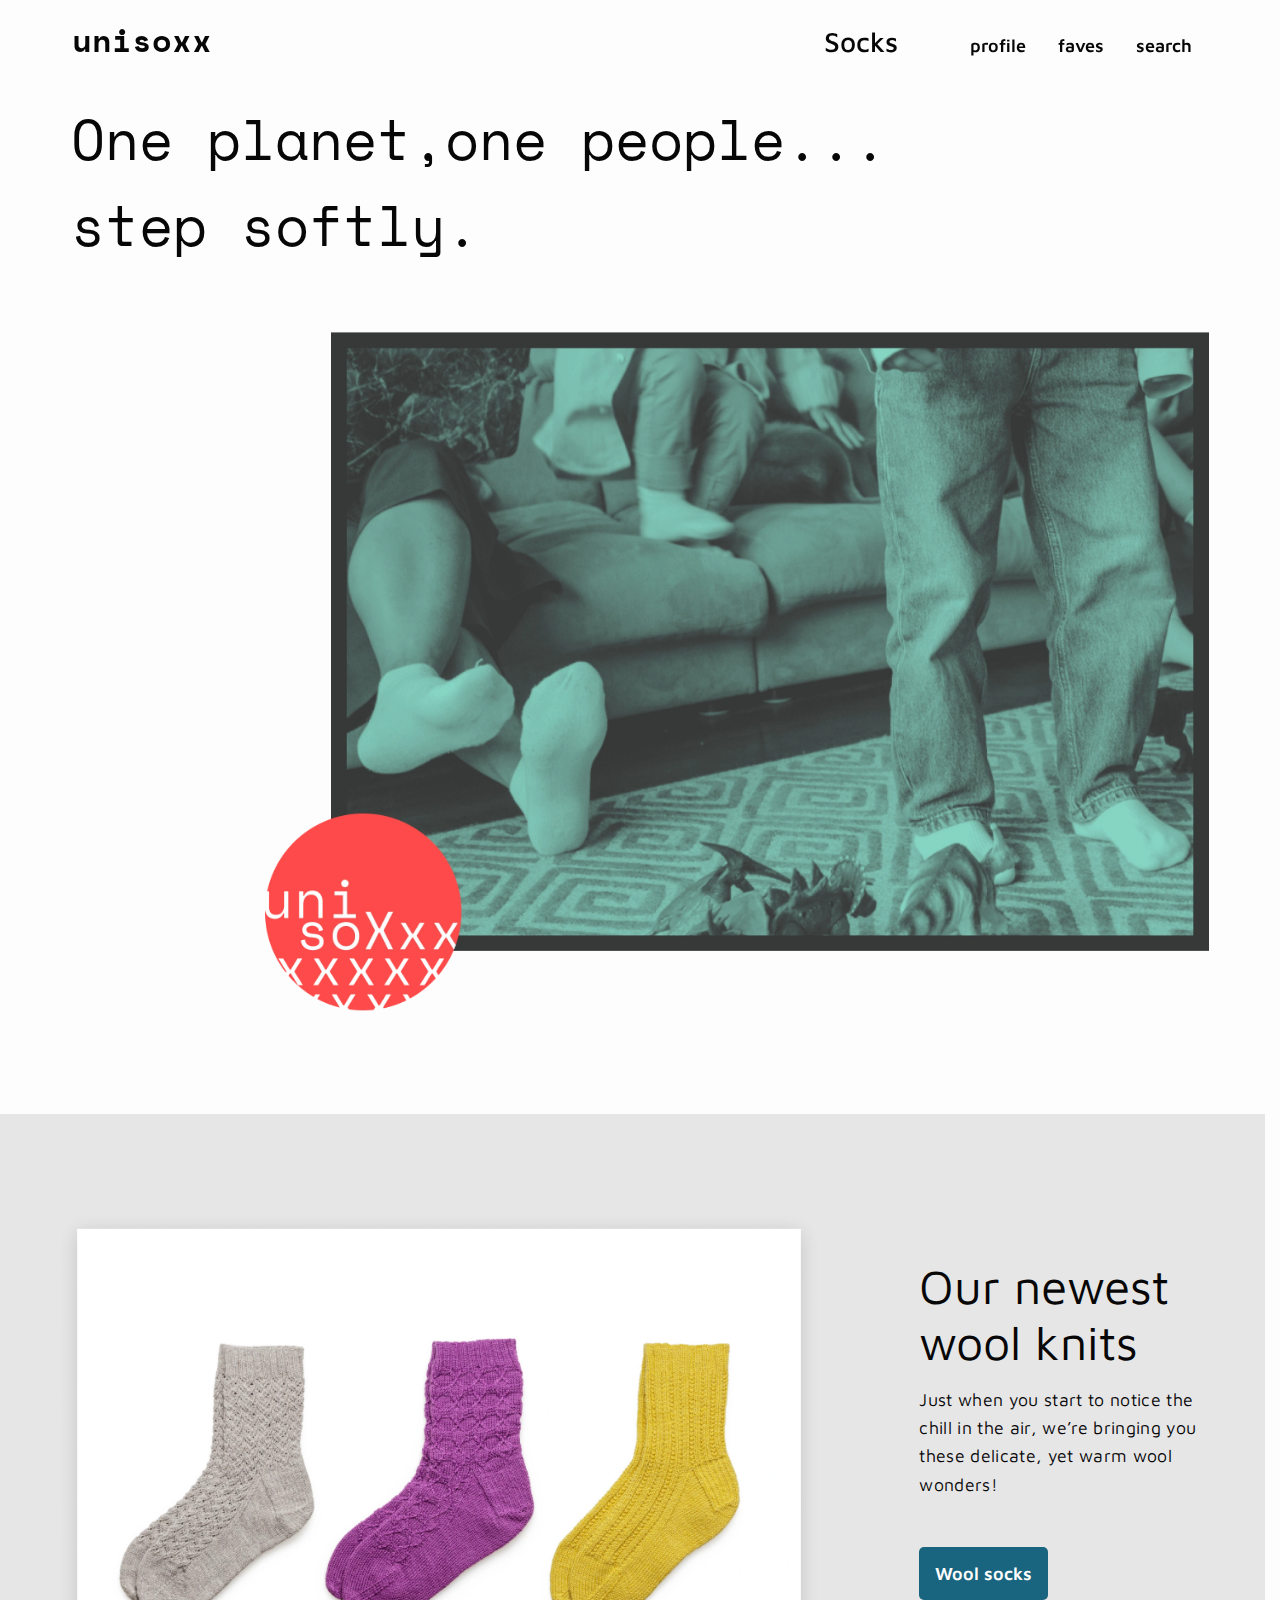
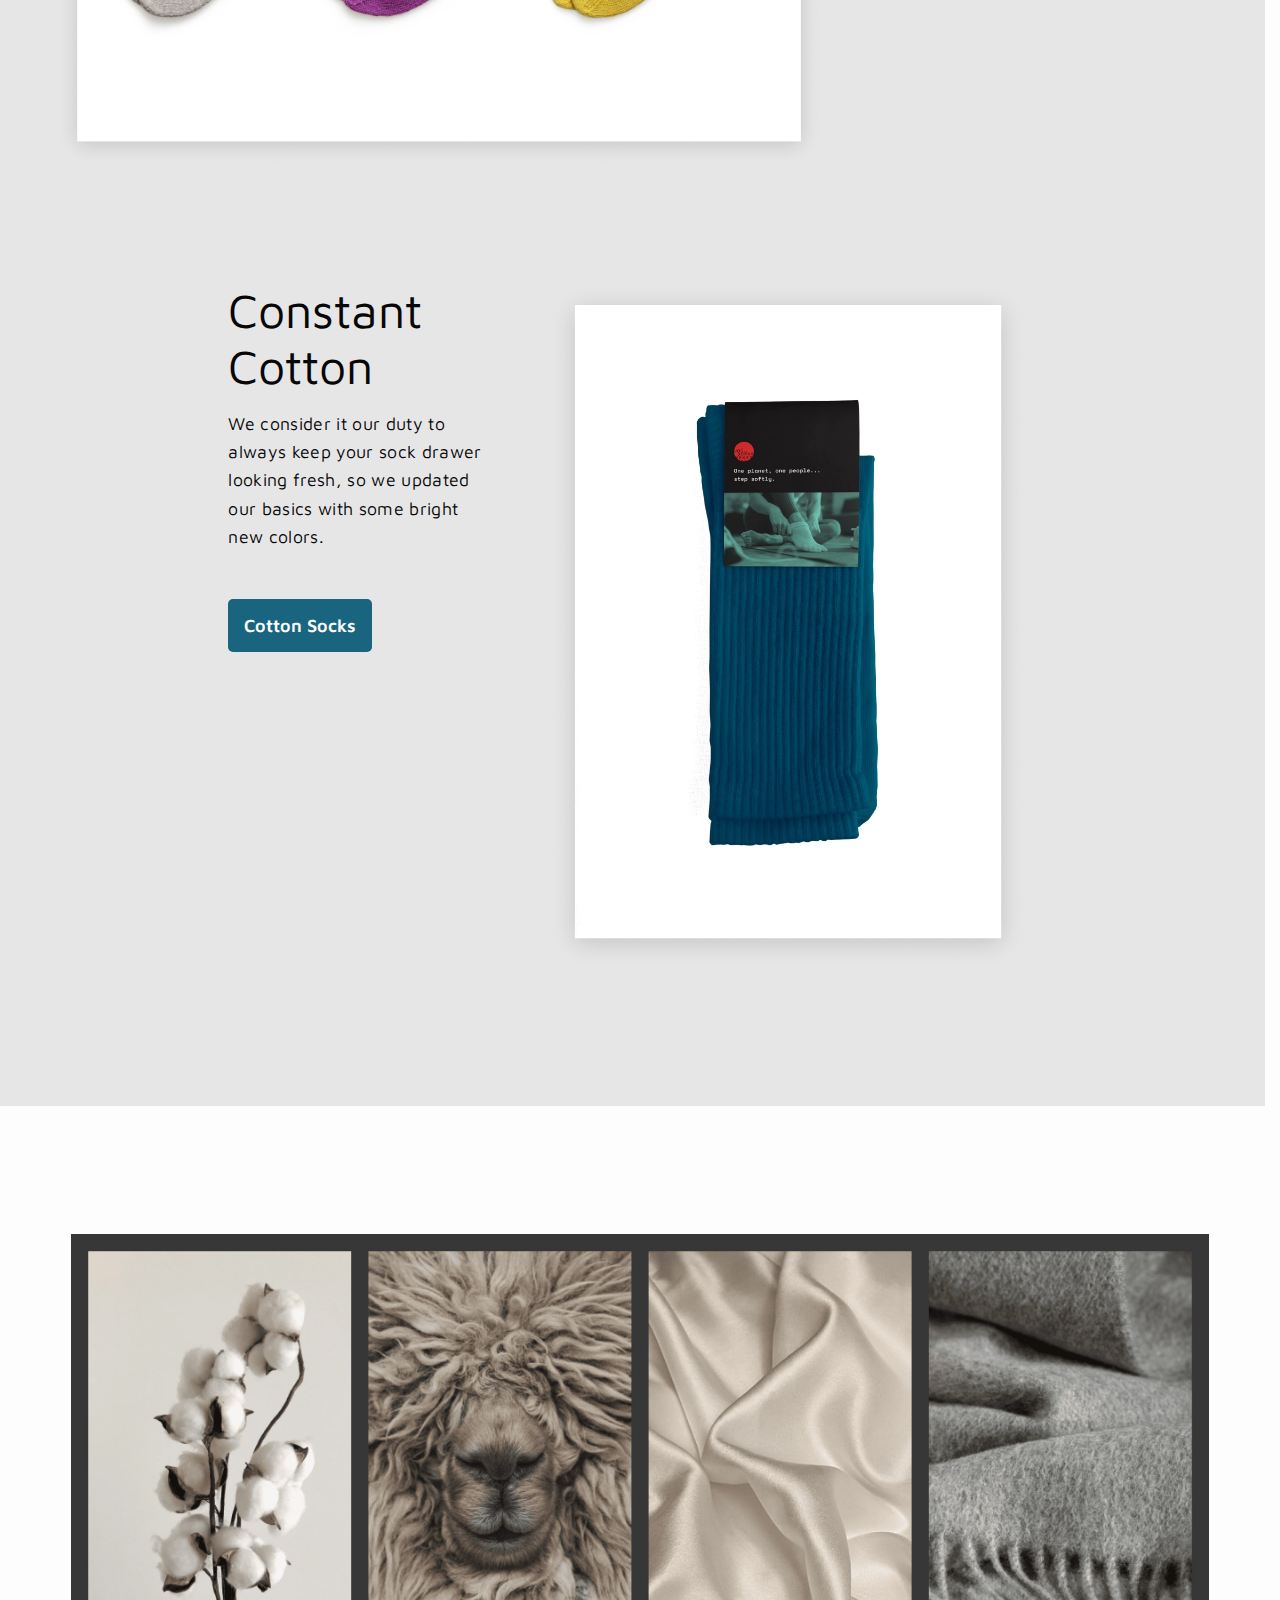
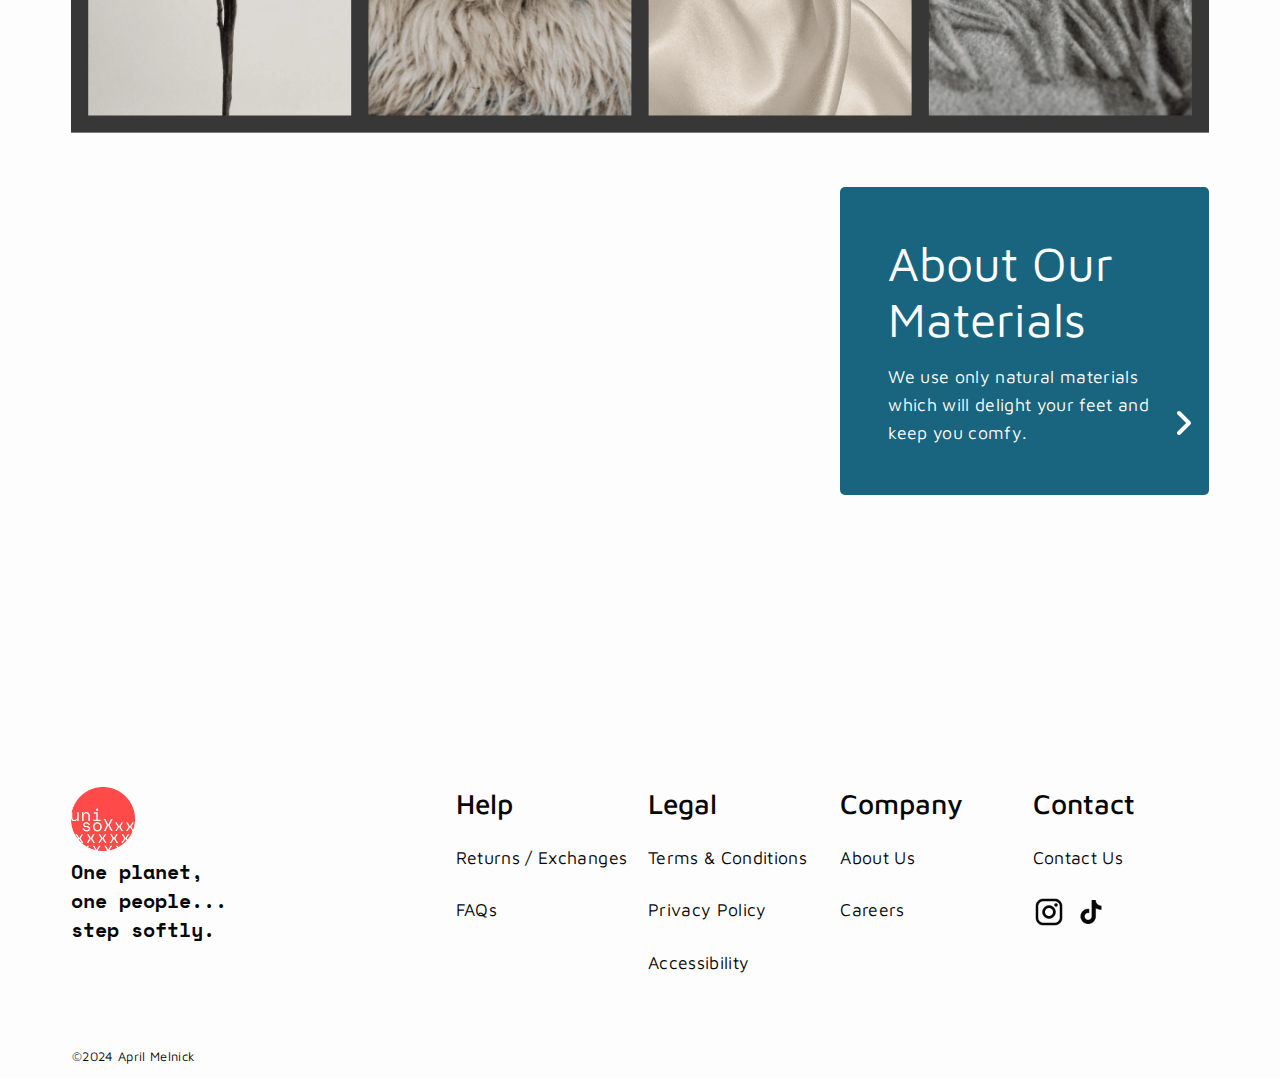
<file: index.html>
<!DOCTYPE html>
<html lang="en">
<head>
     <!-- Google Tag Manager -->
<script>(function(w,d,s,l,i){w[l]=w[l]||[];w[l].push({'gtm.start':
new Date().getTime(),event:'gtm.js'});var f=d.getElementsByTagName(s)[0],
j=d.createElement(s),dl=l!='dataLayer'?'&l='+l:'';j.async=true;j.src=
'https://www.googletagmanager.com/gtm.js?id='+i+dl;f.parentNode.insertBefore(j,f);
})(window,document,'script','dataLayer','GTM-N2DRMVVM');</script>
    <meta charset="UTF-8" />
    <meta http-equiv="X-UA-Compatible" content="IE=edge" />
    <meta name="viewport" content="width=device-width, initial-scale=1.0"/>
    <title>Unisoxx</title>
    <link rel="icon" type="image/x-icon" href="assets/UnisoxxLogoFavicon.png">
    <link rel="preconnect" href="https://fonts.googleapis.com">
    <link rel="preconnect" href="https://fonts.gstatic.com" crossorigin>
    <link href="https://fonts.googleapis.com/css2?family=Maven+Pro:wght@400;500;600&family=Space+Mono:wght@400;700&display=swap" rel="stylesheet">
    <link rel="stylesheet" type="text/css" href="style.css"/>
</head>
<body>
         <!-- Google Tag Manager (noscript) -->
<noscript><iframe src="https://www.googletagmanager.com/ns.html?id=GTM-N2DRMVVM"
height="0" width="0" style="display:none;visibility:hidden"></iframe></noscript>
<!-- End Google Tag Manager (noscript) -->
    <div class="main">
        <nav class="nav">
            <div class="container">
                <ul>
                    <li class="a" style="padding-bottom:1rem"><a class="two" href="index.html">unisoxx</li>
                    <li class="b" style="float:right"><label>search</label></li>
                    <li class="b" style="float:right"><label>faves</label></li>
                    <li class="b" style="float:right"><label>profile</label></li>
                    <li class="a" style="float:right; padding-right: 4rem;" ><a class="three" href="#">Socks</a></li>
                </ul>
            </div>
        </nav>
        <div class="container">
            <section class="hero">
                <div class="box">
                    <h1>One planet,one people... 
                    <br>    
                    step softly.</h1>
                </div>
                <div class="box">
                    <img src="assets/Hero with Logo.webp" style="width: 59rem; height: 42.5rem;" alt="Two-toned green photo of family sitting, jumping on and standing near couch wearing white socks. Their heads are not visible. There is a bright orangeish red Unisoxx circular logo in the bottom left with a cut out X pattern covering half the circle.">
                </div>
            </section>  
            <section class="featured_socks">
                <section class="single_row_photo">
                    <div class="wool_sock"><img src="assets/Wool socks.webp" style="width: 48rem;" ></div>
                    <div style="padding-top: 9rem; width: 19.25rem;" lt="Three pairs of knit-patterned wool socks in the colors grey, magenta and yellow laying flat on a white background.">
                        <h2 style="padding-bottom: 1rem;">Our newest wool knits</h2>
                        <p>Just when you start to notice the chill in the air, we’re bringing you these delicate, yet warm wool wonders!</p> 
                        <a href="wool-socks.html" class="button_secondary_cta" style="color: #fdfdfd;">Wool socks</a>
                    </div>
                </section>
                <section class="single_row_text">
                    <div>
                        <div>
                        <h2 style="padding-bottom: 1rem;">Constant Cotton</h2>
                        <p>We consider it our duty to always keep your sock drawer looking fresh, so we updated our basics with some bright new colors. </p> 
                        <a href="cotton-socks.html" target="_blank" class="button_secondary_cta" style=" color:#FDFDFD;">Cotton Socks</a>
                        </div>
                    </div>
                    <div>
                        <img src="assets/Cotton sock.webp" alt="A pair of thick, dark blue, cotton socks folded with a paper band with brand label wrapped around them." style="width: 30rem; height: 43rem;">
                    </div>
                </section>
            </section>
            <section class="materials">
                <section class="layout_materials">
                    <div class="span12"><img src="assets/Four materials.webp" style="width: 100%;"></div>
                        <div class="span4">
                            <div class="about_materials">
                                <div>
                                    <h2 style="color: #FDFDFD; padding-bottom: 1rem;">About Our Materials</h2>
                                    <div class="flexbox" style="align-items: end;">
                                        <p style="color: #FDFDFD; width: 17rem;">We use only natural materials which will delight your feet and keep you comfy.</p>
                                        <svg width="3rem" height="3rem" viewBox="0 0 24 24" fill="none" xmlns="http://www.w3.org/2000/svg">
                                        <path fill-rule="evenodd" clip-rule="evenodd" d="M8.79289 6.29289C9.18342 5.90237 9.81658 5.90237 10.2071 6.29289L15.2071 11.2929C15.5976 11.6834 15.5976 12.3166 15.2071 12.7071L10.2071 17.7071C9.81658 18.0976 9.18342 18.0976 8.79289 17.7071C8.40237 17.3166 8.40237 16.6834 8.79289 16.2929L13.0858 12L8.79289 7.70711C8.40237 7.31658 8.40237 6.68342 8.79289 6.29289Z" fill="#fdfdfd"/>
                                    </svg>
                                </div> 
                            </div>
                        </div>
                    </div>
                </section>
            </section> 
            <footer>
                <section class="layout_footer">
                    <div>
                        <img src="assets/small logo.png" style="width: 4rem; height: 4rem;"alt="A bright orangeish red Unisoxx circular logo in the bottom left with a cut out X pattern covering half the circle.">
                        <h4>One planet,<br>one people...
                        <br>step softly.</h4>
                    </div>
                    <div></div>
                    <div><h3>Help</h3><br><p>Returns / Exchanges</p><br><p>FAQs</p><br></div>
                    <div><h3>Legal</h3><br><p>Terms & Conditions</p><br><p>Privacy Policy</p><br><p>Accessibility</p></div>
                    <div><h3>Company</h3><br><p>About Us</p><br><p>Careers</p></div>
                    <div><h3>Contact</h3><br><a class="one" href="contact.html" target="_blank">Contact Us</a><br><br>
                        <a href="#"><img src="assets/mdi_instagram.png" style="width:2rem;height: 2rem;width: 2rem;" alt="a black instagram logo"></a>
                        <a href="#"><img src="assets/ic_baseline-tiktok.png" style="width: 2rem; height: 2rem;" alt="a black TikTok logo"></div>
                </section>
            </footer>
        </div>
    </div>
</body>
</file>
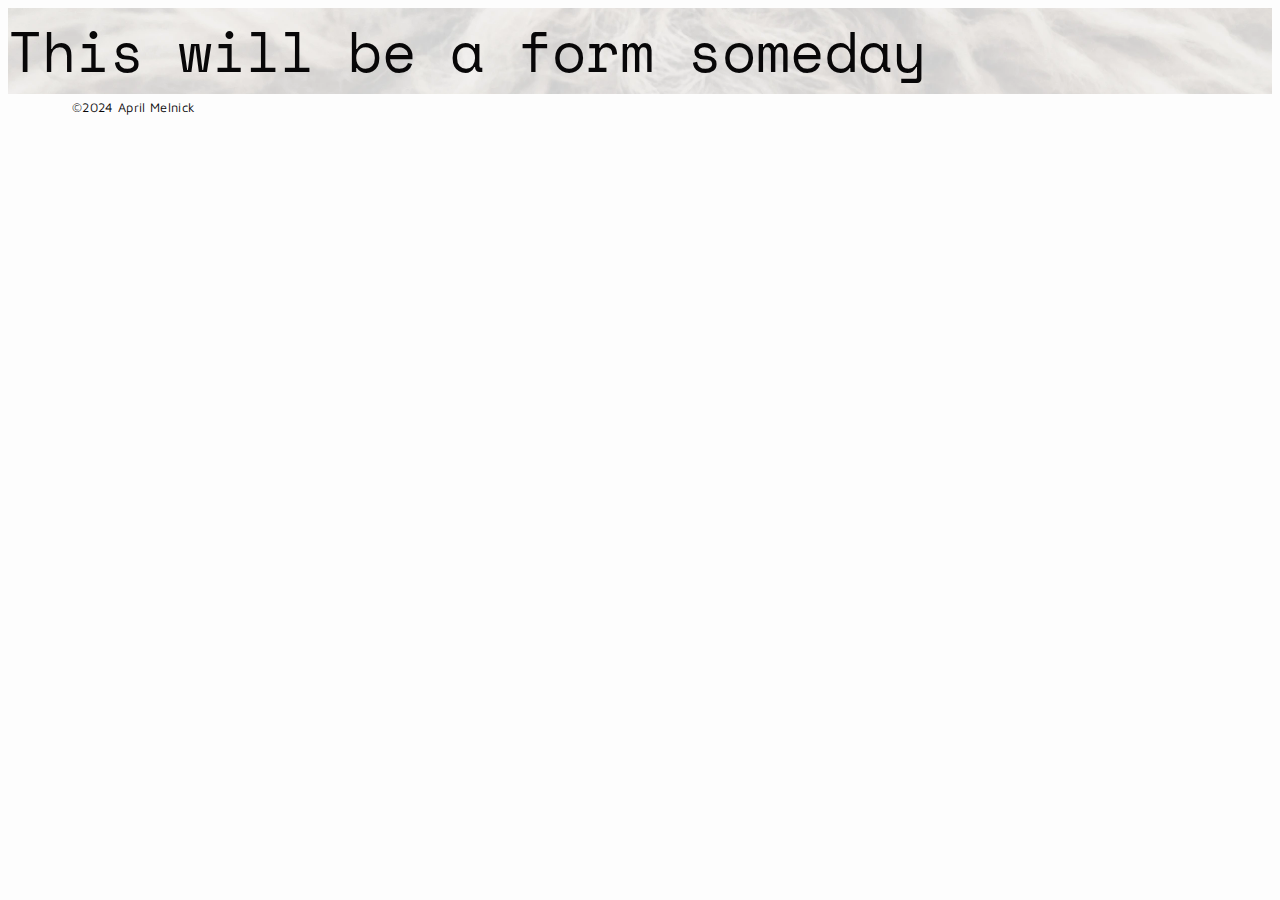
<file: contact.html>
<!DOCTYPE html>
<html lang="en">
<head>
    <meta charset="UTF-8" />
    <meta http-equiv="X-UA-Compatible" content="IE=edge" />
    <meta name="viewport" content="width=device-width, initial-scale=1.0"/>
    <title>Contact</title>
    <link rel="icon" type="image/x-icon" href="assets/UnisoxxLogoFavicon.png">
    <link rel="preconnect" href="https://fonts.googleapis.com">
    <link rel="preconnect" href="https://fonts.gstatic.com" crossorigin>
    <link href="https://fonts.googleapis.com/css2?family=Maven+Pro:wght@400;500;600&family=Space+Mono:wght@400;700&display=swap" rel="stylesheet">
    <link rel="stylesheet" type="text/css" href="style.css"/>
</head>
<body>
    <div class="main_wool">
        <h1>This will be a form someday</h1> 
    </div>
</body>
</file>
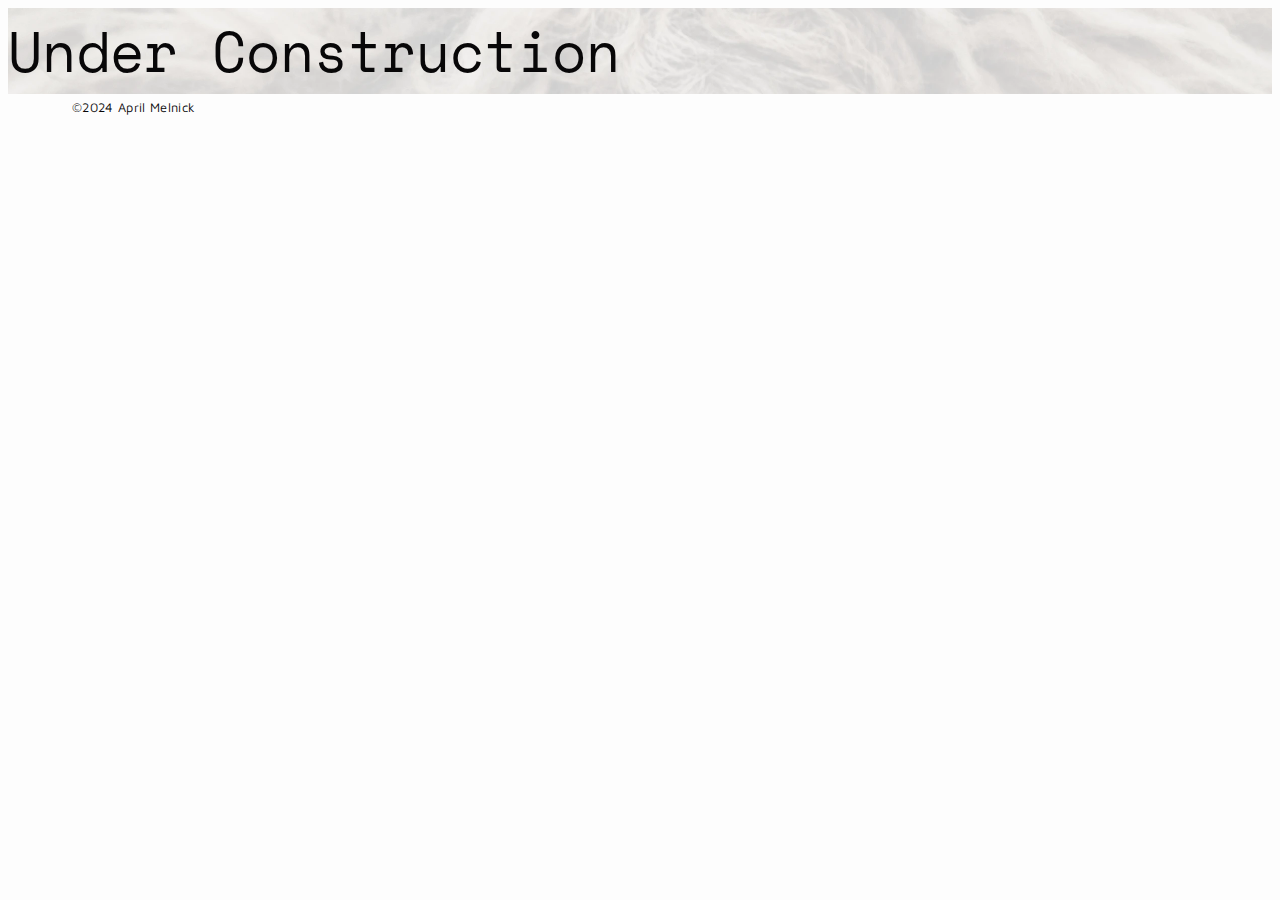
<file: cotton-socks.html>
<!DOCTYPE html>
<html lang="en">
<head>
    <meta charset="UTF-8" />
    <meta http-equiv="X-UA-Compatible" content="IE=edge" />
    <meta name="viewport" content="width=device-width, initial-scale=1.0"/>
    <title>Cotton Socks</title>
    <link rel="icon" type="image/x-icon" href="assets/UnisoxxLogoFavicon.png">
    <link rel="preconnect" href="https://fonts.googleapis.com">
    <link rel="preconnect" href="https://fonts.gstatic.com" crossorigin>
    <link href="https://fonts.googleapis.com/css2?family=Maven+Pro:wght@400;500;600&family=Space+Mono:wght@400;700&display=swap" rel="stylesheet">
    <link rel="stylesheet" type="text/css" href="style.css"/>
</head>
<body>
    <div class="main_wool">
        <h1>Under Construction</h1> 
    </div>
</body>
</file>
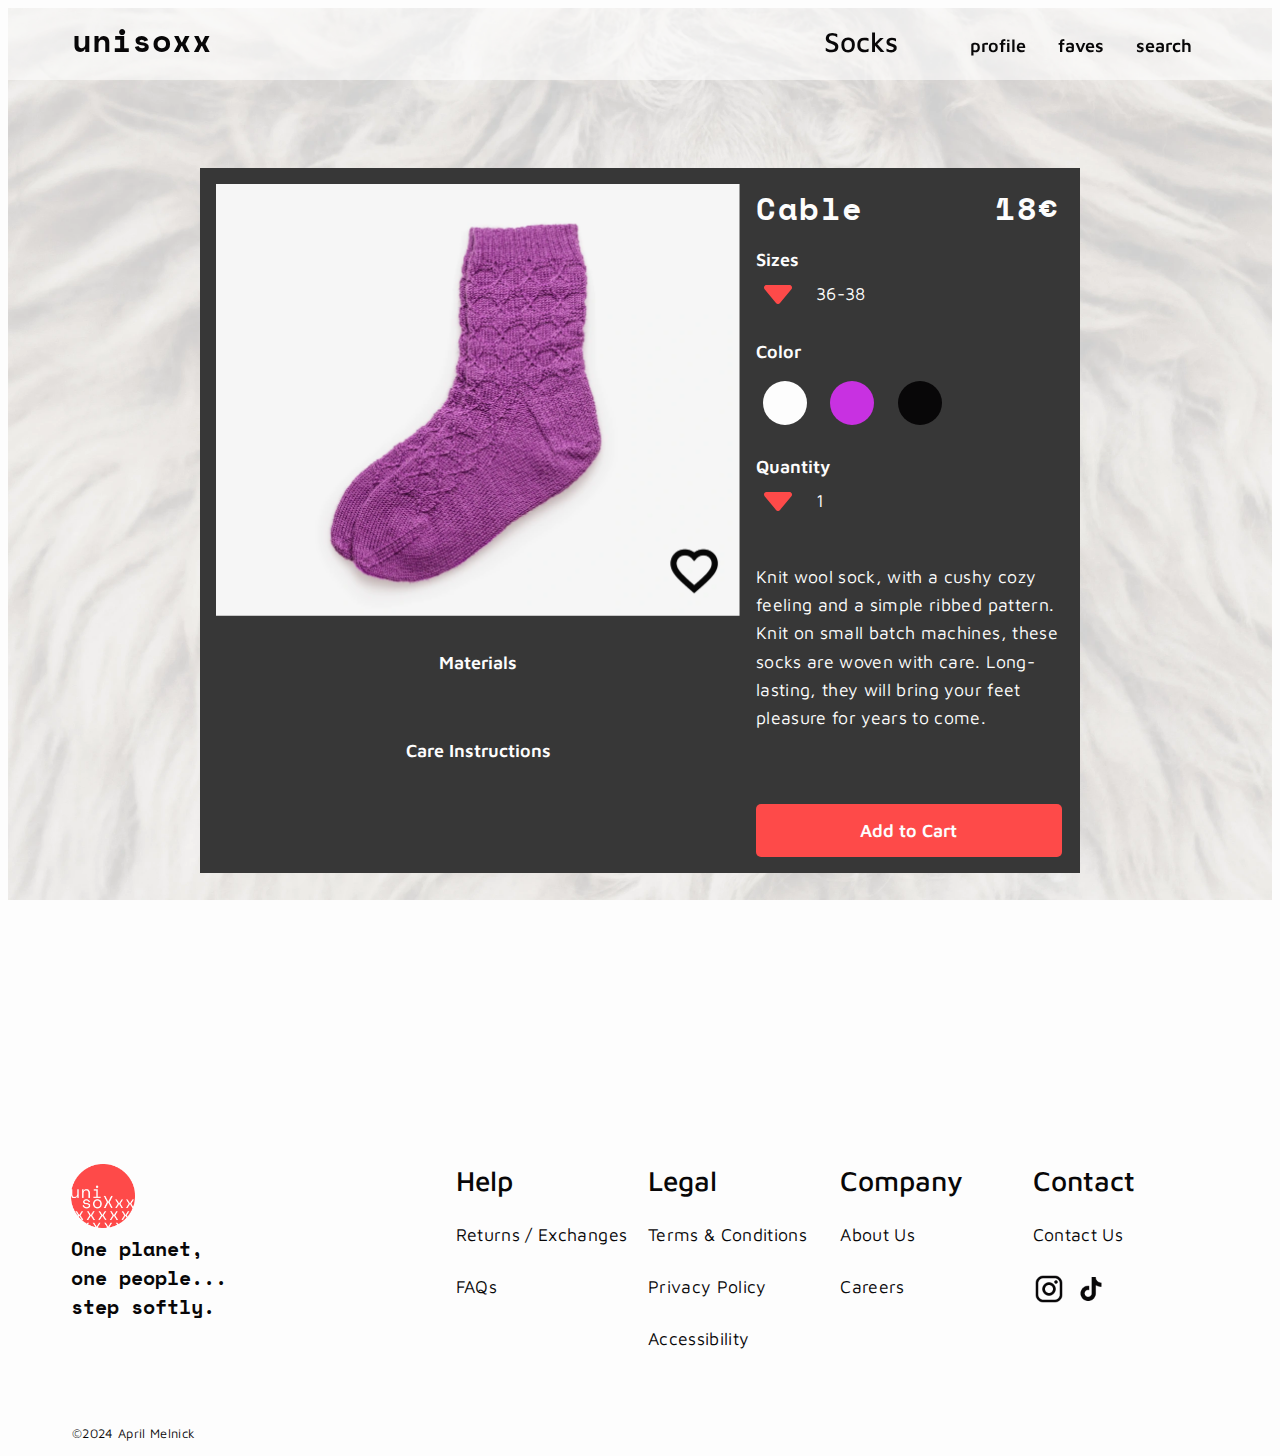
<file: product-cable.html>
<!DOCTYPE html>
<html lang="en">
<head>
    <!-- Google Tag Manager -->
<script>(function(w,d,s,l,i){w[l]=w[l]||[];w[l].push({'gtm.start':
new Date().getTime(),event:'gtm.js'});var f=d.getElementsByTagName(s)[0],
j=d.createElement(s),dl=l!='dataLayer'?'&l='+l:'';j.async=true;j.src=
'https://www.googletagmanager.com/gtm.js?id='+i+dl;f.parentNode.insertBefore(j,f);
})(window,document,'script','dataLayer','GTM-N2DRMVVM');</script>
<!-- End Google Tag Manager -->
    <meta charset="UTF-8" />
    <meta http-equiv="X-UA-Compatible" content="IE=edge" />
    <meta name="viewport" content="width=device-width, initial-scale=1.0"/>
    <title>Cable Wool Sock</title>
    <link rel="icon" type="image/x-icon" href="assets/UnisoxxLogoFavicon.png">
    <link rel="preconnect" href="https://fonts.googleapis.com">
    <link rel="preconnect" href="https://fonts.gstatic.com" crossorigin>
    <link href="https://fonts.googleapis.com/css2?family=Maven+Pro:wght@400;500;600&family=Space+Mono:wght@400;700&display=swap" rel="stylesheet">
    <link rel="stylesheet" type="text/css" href="style.css"/>
</head>
<body>
        <!-- Google Tag Manager (noscript) -->
<noscript><iframe src="https://www.googletagmanager.com/ns.html?id=GTM-N2DRMVVM"
height="0" width="0" style="display:none;visibility:hidden"></iframe></noscript>
<!-- End Google Tag Manager (noscript) -->
    <div class="main_wool">
        <nav class="nav">
            <div class="container">
                <ul>
                    <li class="a" style="padding-bottom:1rem"><a class="two" href="index.html">unisoxx</li>
                    <li class="b" style="float:right"><label>search</label></li>
                    <li class="b" style="float:right"><label>faves</label></li>
                    <li class="b" style="float:right"><label>profile</label></li>
                    <li class="a" style="float:right; padding-right: 4rem;" ><a class="three" href="#">Socks</a></li>
                </ul>
            </div>
        </nav>
        <div class="container">
            <section class="product">
                <section class="product_card">
                    <div class="flexbox" style="flex-direction: column;justify-content: space-between;align-items: center;">
                        <img src="assets/Cable_product.webp" style="width: 32.75rem; height: 27rem;">
                        <label style="color: #FDFDFD;padding-bottom: 2rem;">Materials</label>
                        <label style="color: #FDFDFD;padding-bottom: 6rem;">Care Instructions</label>
                    </div>
                    <section class="product_layout">
                        <div class="flexbox"><div><logo style="color:       #fdfdfd">Cable</logo></div><logo style="color:       #fdfdfd">18€</logo></div>
                        <div>
                            <label style="color: #fdfdfd;">Sizes</label>
                            <div class="flexbox" style="justify-content: flex-start;align-items: center;">
                                <svg xmlns="http://www.w3.org/2000/svg" width="44" height="44" viewBox="0 0 44 44" fill="none">
                                    <path d="M20.1835 31.134L8.60213 17.2109C7.23536 15.5728 8.34616 13 10.4205 13H33.5831C34.0474 12.9996 34.5019 13.1399 34.8922 13.4042C35.2826 13.6685 35.5922 14.0455 35.7841 14.4901C35.976 14.9347 36.0419 15.428 35.9741 15.911C35.9062 16.394 35.7074 16.8462 35.4015 17.2135L23.8201 31.1314C23.5935 31.4042 23.314 31.6229 23.0003 31.7727C22.6867 31.9225 22.3463 32 22.0018 32C21.6574 32 21.3169 31.9225 21.0033 31.7727C20.6896 31.6229 20.4101 31.4042 20.1835 31.1314V31.134Z" fill="#FE4A49"/>
                                </svg>
                                <p style="color: #fdfdfd;padding-left: 1rem;">36-38</p>
                            </div>
                            <br>
                            <label style="color: #fdfdfd;">Color</label>
                            <div style="margin-bottom: 1.5rem;margin-top: 1rem;">
                                <svg xmlns="http://www.w3.org/2000/svg" width="57" height="45" viewBox="0 0 57 45"   fill="none">
                                <circle cx="29" cy="22.9944" r="22" fill="#FDFDFD"/>
                                </svg>
                                <svg xmlns="http://www.w3.org/2000/svg"      width="58" height="45" viewBox="0 0 58 45" fill="none">
                                <circle cx="29" cy="22.9944" r="22" fill="#C831E1"/>
                                </svg>
                                <svg xmlns="http://www.w3.org/2000/svg" width="57" height="45" viewBox="0 0 57 45" fill="none">
                                <circle cx="29" cy="22.9944" r="22" fill="#080708"/>
                                </svg>
                            </div>
                            <label style="color: #fdfdfd;">Quantity</label>
                            <div class="flexbox" style="justify-content: flex-start;align-items: center;">
                                <svg xmlns="http://www.w3.org/2000/svg" width="44" height="44" viewBox="0 0 44 44" fill="none">
                                    <path d="M20.1835 31.134L8.60213 17.2109C7.23536 15.5728 8.34616 13 10.4205 13H33.5831C34.0474 12.9996 34.5019 13.1399 34.8922 13.4042C35.2826 13.6685 35.5922 14.0455 35.7841 14.4901C35.976 14.9347 36.0419 15.428 35.9741 15.911C35.9062 16.394 35.7074 16.8462 35.4015 17.2135L23.8201 31.1314C23.5935 31.4042 23.314 31.6229 23.0003 31.7727C22.6867 31.9225 22.3463 32 22.0018 32C21.6574 32 21.3169 31.9225 21.0033 31.7727C20.6896 31.6229 20.4101 31.4042 20.1835 31.1314V31.134Z" fill="#FE4A49"/>
                                </svg>
                                <p style="color: #fdfdfd; padding-left: 1rem;">1</p>
                            </div>
                        </div>
                    <div>
                        <br>
                        <p style="color: #fdfdfd">Knit wool sock, with a cushy cozy feeling and a simple ribbed pattern. <br>Knit on small batch machines, these socks are woven with care. Long-lasting, they will bring your feet pleasure for years to come.</p><br>
                        <a href="#" class="button_primary_cta">Add to Cart</a>
                    </div>                  
                </section>
            </section>
        </div>
        <footer>
            <section class="layout_footer" style="width: 90%;">
                <div>
                    <img src="assets/small logo.png" style="width: 4rem;">
                    <h4>One planet,<br>one people...
                    <br>step softly.</h4>
                </div>
                <div></div>
                <div><h3>Help</h3><br><p>Returns / Exchanges</p><br><p>FAQs</p><br></div>
                <div><h3>Legal</h3><br><p>Terms & Conditions</p><br><p>Privacy Policy</p><br><p>Accessibility</p></div>
                <div><h3>Company</h3><br><p>About Us</p><br><p>Careers</p></div>
                <div><h3>Contact</h3><br><a class="one" href="contact.html">Contact Us</a><br><br>
                <a href="#"><img src="assets/mdi_instagram.png" style="width:2rem;height: 2rem;"></a>
                <a href="#"><img src="assets/ic_baseline-tiktok.png" style="width: 2rem;">
                </div>
            </section>
        </footer>
    </div>
</body>
</file>
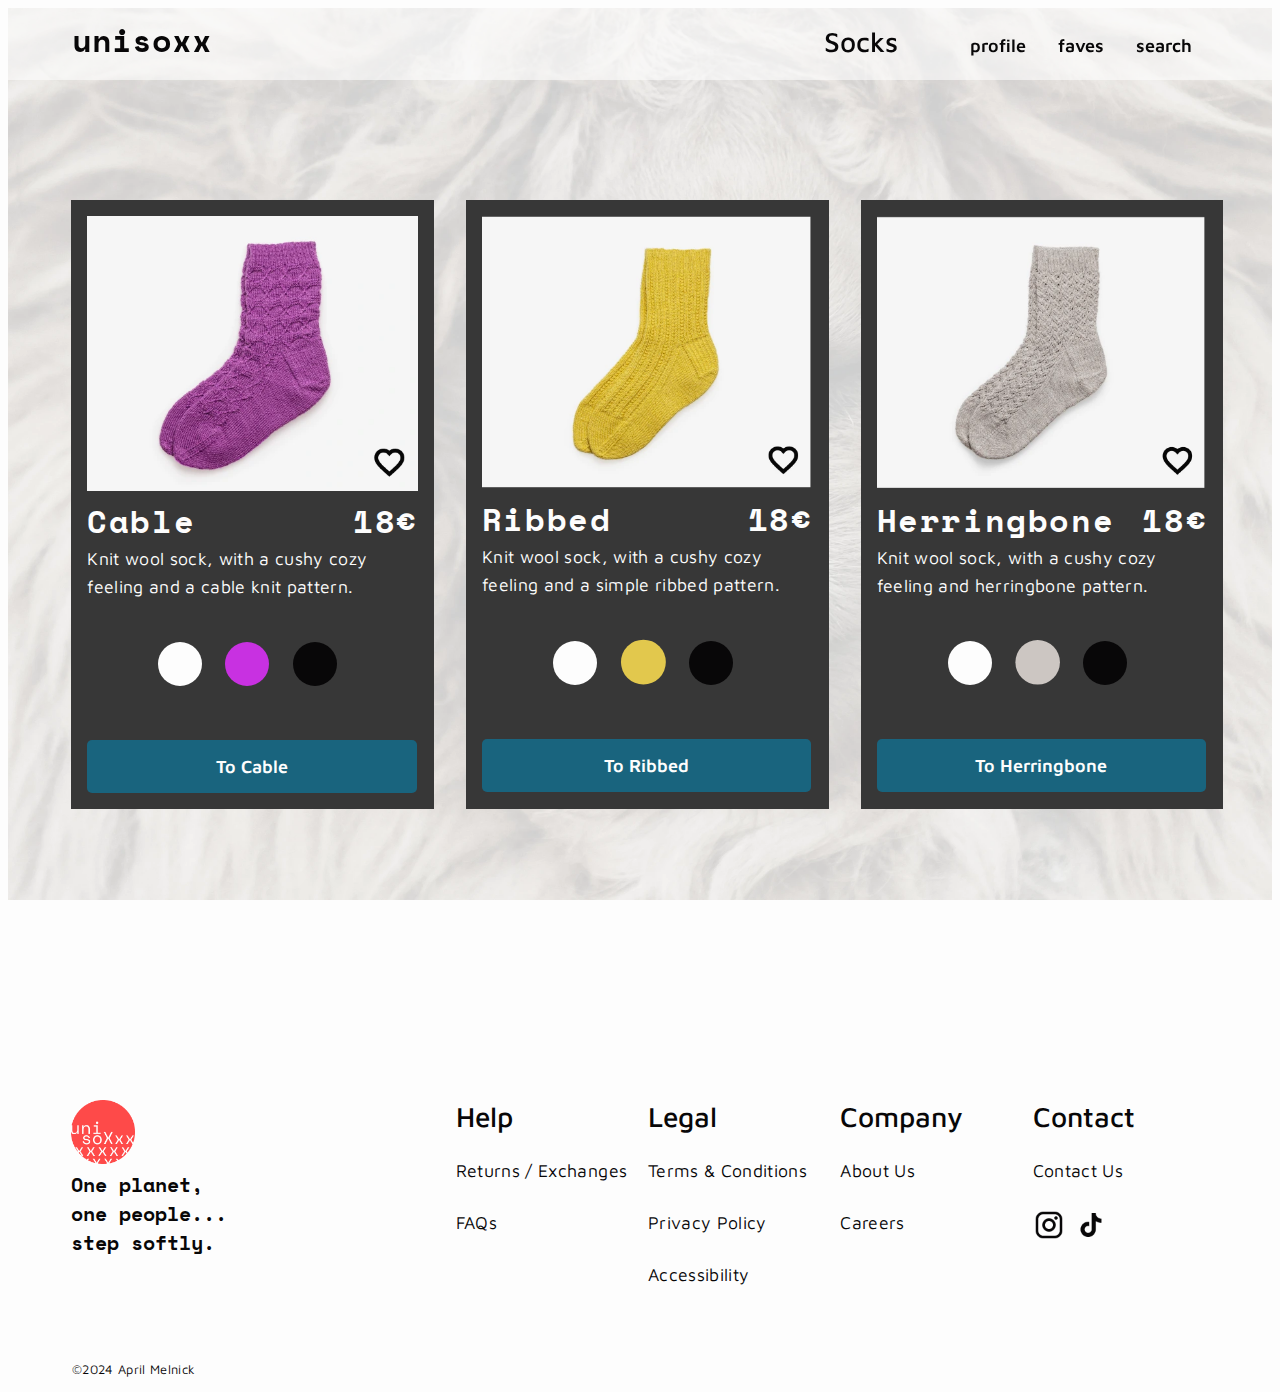
<file: wool-socks.html>
<!DOCTYPE html>
<html lang="en">
<head>
    <!-- Google Tag Manager -->
<script>(function(w,d,s,l,i){w[l]=w[l]||[];w[l].push({'gtm.start':
new Date().getTime(),event:'gtm.js'});var f=d.getElementsByTagName(s)[0],
j=d.createElement(s),dl=l!='dataLayer'?'&l='+l:'';j.async=true;j.src=
'https://www.googletagmanager.com/gtm.js?id='+i+dl;f.parentNode.insertBefore(j,f);
})(window,document,'script','dataLayer','GTM-N2DRMVVM');</script>
<!-- End Google Tag Manager -->
    <meta charset="UTF-8" />
    <meta http-equiv="X-UA-Compatible" content="IE=edge" />
    <meta name="viewport" content="width=device-width, initial-scale=1.0"/>
    <title>Wool Socks</title>
    <link rel="icon" type="image/x-icon" href="assets/UnisoxxLogoFavicon.png">
    <link rel="preconnect" href="https://fonts.googleapis.com">
    <link rel="preconnect" href="https://fonts.gstatic.com" crossorigin>
    <link href="https://fonts.googleapis.com/css2?family=Maven+Pro:wght@400;500;600&family=Space+Mono:wght@400;700&display=swap" rel="stylesheet">
    <link rel="stylesheet" type="text/css" href="style.css"/>
</head>
<body>
    <!-- Google Tag Manager (noscript) -->
<noscript><iframe src="https://www.googletagmanager.com/ns.html?id=GTM-N2DRMVVM"
height="0" width="0" style="display:none;visibility:hidden"></iframe></noscript>
<!-- End Google Tag Manager (noscript) -->
    <div class="main_wool">
        <nav class="nav">
            <div class="container">
                <ul>
                    <li class="a" style="padding-bottom:1rem"><a class="two" href="index.html">unisoxx</li>
                    <li class="b" style="float:right"><label>search</label></li>
                    <li class="b" style="float:right"><label>faves</label></li>
                    <li class="b" style="float:right"><label>profile</label></li>
                    <li class="a" style="float:right; padding-right: 4rem;"><a class="three" href="#">Socks</a></li>
                </ul>
            </div>
        </nav>
        <div class="container">
            <section class="category">
            <section class="layout_triple">
                <div class="card">
                    <img src="assets/Cable.webp">
                    <div class="flexbox"><div><logo style="color:       #fdfdfd">Cable</logo></div><logo style="color:       #fdfdfd">18€</logo></div><p style="color: #fdfdfd">Knit wool sock, with a cushy cozy feeling and a cable knit pattern.</p><br>
                    <div style="margin-top:1rem; padding-left: 4rem;">
                        <svg xmlns="http://www.w3.org/2000/svg" width="57" height="45" viewBox="0 0 57 45"   fill="none">
                        <circle cx="29" cy="22.9944" r="22" fill="#FDFDFD"/>
                        </svg>
                        <svg xmlns="http://www.w3.org/2000/svg"      width="58" height="45" viewBox="0 0 58 45" fill="none">
                        <circle cx="29" cy="22.9944" r="22" fill="#C831E1"/>
                        </svg>
                        <svg xmlns="http://www.w3.org/2000/svg" width="57" height="45" viewBox="0 0 57 45" fill="none">
                        <circle cx="29" cy="22.9944" r="22" fill="#080708"/>
                        </svg>
                    </div>
                    <a href="product-cable.html" class="button_card" style=" color:#FDFDFD;">To Cable</a>
                </div>
                <div class="card">
                    <img src="assets/Ribbed.webp">
                    <div class="flexbox"><div><logo style="color:       #fdfdfd">Ribbed</logo></div><logo style="color:       #fdfdfd">18€</logo></div><p style="color: #fdfdfd">Knit wool sock, with a cushy cozy feeling and a simple ribbed pattern.</p><br>
                    <div style="margin-top:1rem; padding-left: 4rem;">
                        <svg xmlns="http://www.w3.org/2000/svg" width="57" height="45" viewBox="0 0 57 45"   fill="none">
                            <circle cx="29" cy="22.9944" r="22" fill="#FDFDFD"/>
                        </svg>
                        <svg xmlns="http://www.w3.org/2000/svg" width="59" height="46" viewBox="0 0 59 46" fill="none">
                            <circle cx="30.4029" cy="23.0658" r="22.44" fill="#E2C84D"/>
                          </svg>
                        <svg xmlns="http://www.w3.org/2000/svg" width="57" height="45" viewBox="0 0 57 45" fill="none">
                            <circle cx="29" cy="22.9944" r="22" fill="#080708"/>
                        </svg>
                    </div>
                    <a href="#" class="button_card" style=" color:#FDFDFD;">To Ribbed</a>
                </div>
                <div class="card">
                    <img src="assets/Herringbone.webp">
                    <div class="flexbox"><div><logo style="color:       #fdfdfd">Herringbone</logo></div><logo style="color:       #fdfdfd">18€</logo></div><p style="color: #fdfdfd">Knit wool sock, with a cushy cozy feeling and herringbone pattern.</p><br>
                    <div style="margin-top:1rem; padding-left: 4rem;">
                        <svg xmlns="http://www.w3.org/2000/svg" width="57" height="45" viewBox="0 0 57 45"   fill="none">
                        <circle cx="29" cy="22.9944" r="22" fill="#FDFDFD"/>
                        </svg>
                        <svg xmlns="http://www.w3.org/2000/svg" width="58" height="45" viewBox="0 0 58 45" fill="none">
                            <circle cx="29.679" cy="22.3161" r="22.264" fill="#CCC6C2"/>
                        </svg>
                        <svg xmlns="http://www.w3.org/2000/svg" width="57" height="45" viewBox="0 0 57 45" fill="none">
                        <circle cx="29" cy="22.9944" r="22" fill="#080708"/>
                        </svg>
                    </div>
                    <a href="#" class="button_card" style=" color:#FDFDFD;">To Herringbone</a>
                </div> 
            </section>
            </section>
            <footer>
                <section class="layout_footer">
                    <div>
                        <img src="assets/small logo.png" style="width: 4rem;">
                        <h4>One planet,<br>one people...
                        <br>step softly.</h4>
                    </div>
                    <div></div>
                    <div><h3>Help</h3><br><p>Returns / Exchanges</p><br><p>FAQs</p><br></div>
                    <div><h3>Legal</h3><br><p>Terms & Conditions</p><br><p>Privacy Policy</p><br><p>Accessibility</p></div>
                    <div><h3>Company</h3><br><p>About Us</p><br><p>Careers</p></div>
                    <div><h3>Contact</h3><br><a class="one" href="contact.html" target="_blank">Contact Us</a><br><br>
                    <a href="https://www.instagram.com/" target="_blank"><img src="assets/mdi_instagram.png" style="width:2rem;height: 2rem;"></a>
                    <a href="https://www.tiktok.com/" target="_blank"
><img src="assets/ic_baseline-tiktok.png" style="width: 2rem;"></div>
                </section>
            </footer>
        </div>
    </div>
</body>
</file>
<file: style.css>
body {
    font-family: "Space Mono", "Maven Pro";
    font-style: sans-serif;
    background-color: #FDFDFD;
}
html {
    font-size: 16px;
    scroll-behavior: smooth;
}
h1 {
    color: #080708;
    font-family: Space Mono;
    font-size: 3.5rem;
    font-style: normal;
    font-weight: 400;
    line-height: 5.375rem;
    padding: 0;
    margin: 0;
}
h2 {
    color: #080708;
    font-family: Maven Pro;
    font-size: 3rem;
    font-style: normal;
    font-weight: 400;
    line-height: normal;
    padding: 0;
    margin: 0;
}
h3 {
    color: #080708;
    font-family: Maven Pro;
    font-size: 1.75rem;
    font-style: normal;
    font-weight: 500;
    line-height: normal;
    padding: 0;
    margin: 0;
}
h4 {
    color: #080708;
    font-family: Space Mono;
    font-size: 1.25rem;
    font-style: normal;
    font-weight: 700;
    line-height: normal;
    margin: 0;
    padding: 0;
}
label {
    color: #080708;
    font-family: Maven Pro;
    font-size: 1.125rem;
    font-style: normal;
    font-weight: 600;
    line-height: normal;
    padding: 0;
    margin: 0;
}
p {
    color: #080708;
    font-family: Maven Pro;
    font-size: 1.1rem;
    font-style: normal;
    font-weight: 400;
    line-height: 1.7625rem;
    letter-spacing: 0.02125rem;
    padding: 0;
    margin: 0;
}
logo {
    color: #080708;
    text-align: center;
    font-family: Space Mono;
    font-size: 2rem;
    font-style: normal;
    font-weight: 700;
    line-height: normal;
    letter-spacing: .1rem;
    padding: 0;
    margin: 0;
}
.main {
    width: 100%;
}
.main_wool {
    width: 100%;
    background-image: url(assets/Wool\ BG.webp);
    background-repeat: no-repeat;
    background-attachment: fixed;
    background-size: cover;
}
.container { 
    max-width: 90%;
    margin: 0 auto;
}
.nav {
    padding-top: 1rem;
    margin-bottom: 5rem;
    position: fixed;
    background-color: rgba(253, 253, 253, .6);
    top: 0;
    width: 100%;
}
.hero {
    max-width: 100%;
    text-align: left;
    display: flex;
    flex-wrap: wrap;
    margin-top: 6rem;
    margin-bottom: 2rem;
}
.featured_socks {
    width: 112%;
    background-color: #E6E6E6;
    margin-left: -5rem;
    padding-bottom: 8rem;
}
.materials {
    width: 100%;
    margin-bottom: 0;
    padding: 0;
}
.box {
    margin-bottom: 4rem;
}
.box:last-child {
    margin-left: auto;
}
.wool_sock {
    width: 53rem;
    padding-top: 6rem;
    padding-left: 4rem;
    margin: 0;
}
.header_text {
    width: 19.25rem;
    margin-top: -30rem;
    margin-left:auto;
    padding: 0;
}
.single_row_photo {
    width: auto;
    height: 48rem;
    display: grid;
    grid-template-rows: 1fr;
    grid-template-columns: 1fr 1fr;
    gap: 1rem;
    margin: auto;
}
.single_row_text {
    width: 50rem;
    height: 37.5rem;
    display: grid;
    grid-template-rows: 1fr;
    grid-template-columns: .8fr 1.5fr;
    gap: 4rem;
    margin: auto;
    padding-bottom: 6rem;
}
.category {
    width: 100%;
    height: 100vh;
    margin-bottom: 6rem;
}
.layout_triple {
    width: 72rem;
    display: grid;
    grid-template-rows: 1fr;
    grid-template-columns: repeat(3, 1fr);
    gap: 1rem 2rem;
    padding-top: 12rem;
    margin: auto;
}
.layout_materials {
    display: grid;
    grid: "span12 span12 span12 span12 span12 span12 span12 span12 span12 span12 span12 span12" 1fr
    ". . . . . . . . span4  span4 span4 span4" 1fr
    / 1fr 1fr 1fr 1fr 1fr 1fr 1fr 1fr 1fr 1fr 1fr 1fr;
    gap: 3rem 1rem;
    margin-top: 8rem;
}    
.span12 { grid-area: span12; }
.span4 { grid-area: span4; }
.about_materials {
    display: flex;
    align-items: flex-start;
    flex-direction: column;
    background-color: rgba(25, 100, 126, 1);
    border-radius: 0.3125rem;
    padding: 3rem;
}

.card {
    background-color:rgba(55, 55, 55, 1);
    padding:1rem;
    text-align: left;
}
.product_layout {
    width: 19rem;
    display: flex;
    flex-direction: column;
    gap: 1rem;
}
.product {
    width: 100%;
    height: 100vh;
    padding-top: 10rem;
}
.product_card {
    display: flex;
    gap: 1rem;  
    width: 53rem;
    background-color:rgba(55, 55, 55, 1);
    padding: 1rem;
    text-align: left;
    margin: auto;
}
.product_card_button {
    display: flex;
    flex-direction: row;
    justify-content: space-between;
}
.layout_footer {
    width: 100%;
    height: 16rem;
    display: grid;
    grid-template-rows: 1fr;
    grid-template-columns: repeat(6, 1fr);
    gap: 1rem;
    margin: auto;
    padding-top: 6rem;
}
.flexbox {
    display: flex;
    justify-content: space-between;
}
.button_secondary_cta {
    background-color: rgba(25, 100, 126, 1);
    border: none;
    border-radius: 0.3125rem;
    color: #fdfdfd;
    padding: 1rem;
    text-align: center;
    text-decoration: none;
    display: inline-block;
    font-family: Maven Pro;
    font-size: 1.125rem;
    font-weight: 600;
    margin-top: 3rem;
}
a.button_secondary_cta:hover {
    background-color: rgba(25, 100, 126, .7);
}
a.button:hover{
    background-color: rgba(214, 122, 177, .7);
}
.button_card {
    display: block;
    width: 90%;
    background-color: rgba(25, 100, 126, 1);
    border: none;
    border-radius: 0.3125rem;
    color: #fdfdfd;
    padding: 1rem;
    text-align: center;
    text-decoration: none;
    font-family: Maven Pro;
    font-size: 1.125rem;
    font-weight: 600;
    margin-top: 3rem;
}
.button_primary_cta {
    display: block;
    width: 90%;
    border: none;
    border-radius: 0.3125rem;
    color:#FDFDFD;
    background-color: rgba(254, 74, 73, 1);
    padding: 1rem;
    text-align: center;
    text-decoration: none;
    font-family: Maven Pro;
    font-size: 1.125rem;
    font-weight: 600;
    margin-top: 3rem;
}
a.button_primary_cta:hover {
    background-color: rgba(254, 74, 73, .7);
}
a.button_card:hover{
    background-color: rgba(25, 100, 126, .7);
}
img {
    width: 100%;
}
ul {
    list-style-type: none;
    margin: 0;
    padding: 0;
}
li {
    display: inline;
    float: left;
    text-decoration: none;
}
li.a {
    display: inline;
    color: #080708;
    font-family: Maven Pro;
    font-size: 1.75rem;
    font-style: normal;
    font-weight: 500;
    line-height: normal;
    padding: 0;
    margin: 0;
    text-decoration: none;
}
li.b {
    display: inline;
    text-decoration: none;
    padding-right: 2rem;
}


a:hover {
    background-color: rgba(214, 122, 177, .7);
    padding-top: 1rem;
    border-radius: 0.3125rem;
}
a:visited {
    color: #080708;
}
a.one:link {
    text-decoration: none;
    color:#080708;
    font-family: Maven Pro;
    font-size: 1.1rem;
    font-style: normal;
    font-weight: 400;
    line-height: 1.7625rem;
    letter-spacing: 0.02125rem;
    border-radius: 0.3125rem;
    margin: 0;
    padding: 0;
} 
a.one:hover {
    background-color: rgba(214, 122, 177, .7);
    color: #FDFDFD;
} 
a.one:visited {
    color: #080708;
}

a.two:link {
    text-decoration: none;
    color: #080708;
    text-align: center;
    font-family: Space Mono;
    font-size: 2rem;
    font-style: normal;
    font-weight: 700;
    line-height: normal;
    letter-spacing: 0rem;
    padding: 0;
    margin: 0;
}

a.two:hover {
    background-color: rgba(214, 122, 177, .7);
}
a.two:visited{
    color: #080708;
}

a.three:link {
    display: inline;
    color: #080708;
    font-family: Maven Pro;
    font-size: 1.75rem;
    font-style: normal;
    font-weight: 500;
    line-height: normal;
    text-decoration: none;
    padding: .5rem .5rem;
    border-radius: 0.3125rem;
} 
a.three:hover {
    color:#FDFDFD;
    background-color: rgba(214, 122, 177, .7);
} 
a.three:visited {
    color: #080708;
}

body:after {
    content:"\00a9 2024 April Melnick";
    color: #080708;
    font-family: Maven Pro;
    font-size: .8rem;
    font-style: normal;
    font-weight: 400;
    line-height: 1.7625rem;
    letter-spacing: 0.02125rem;
    padding-left: 4rem;
}
</file>
